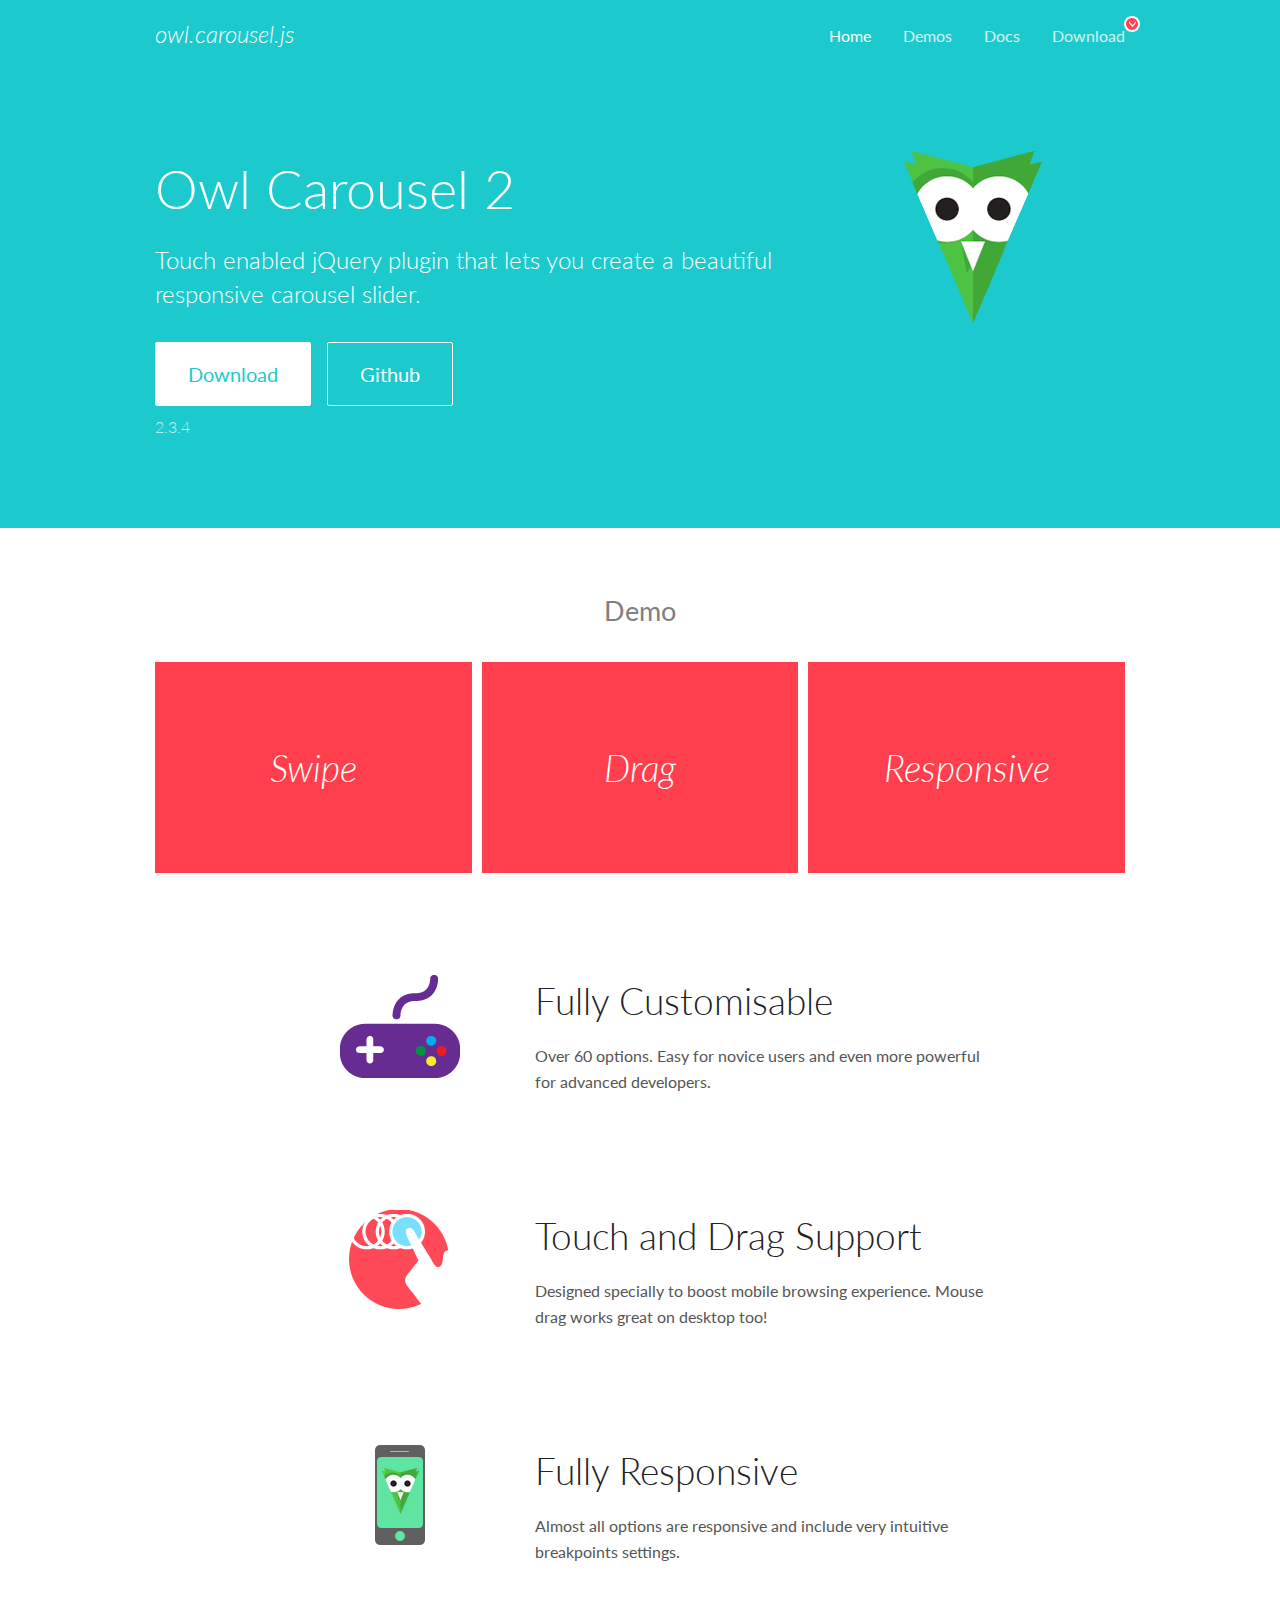
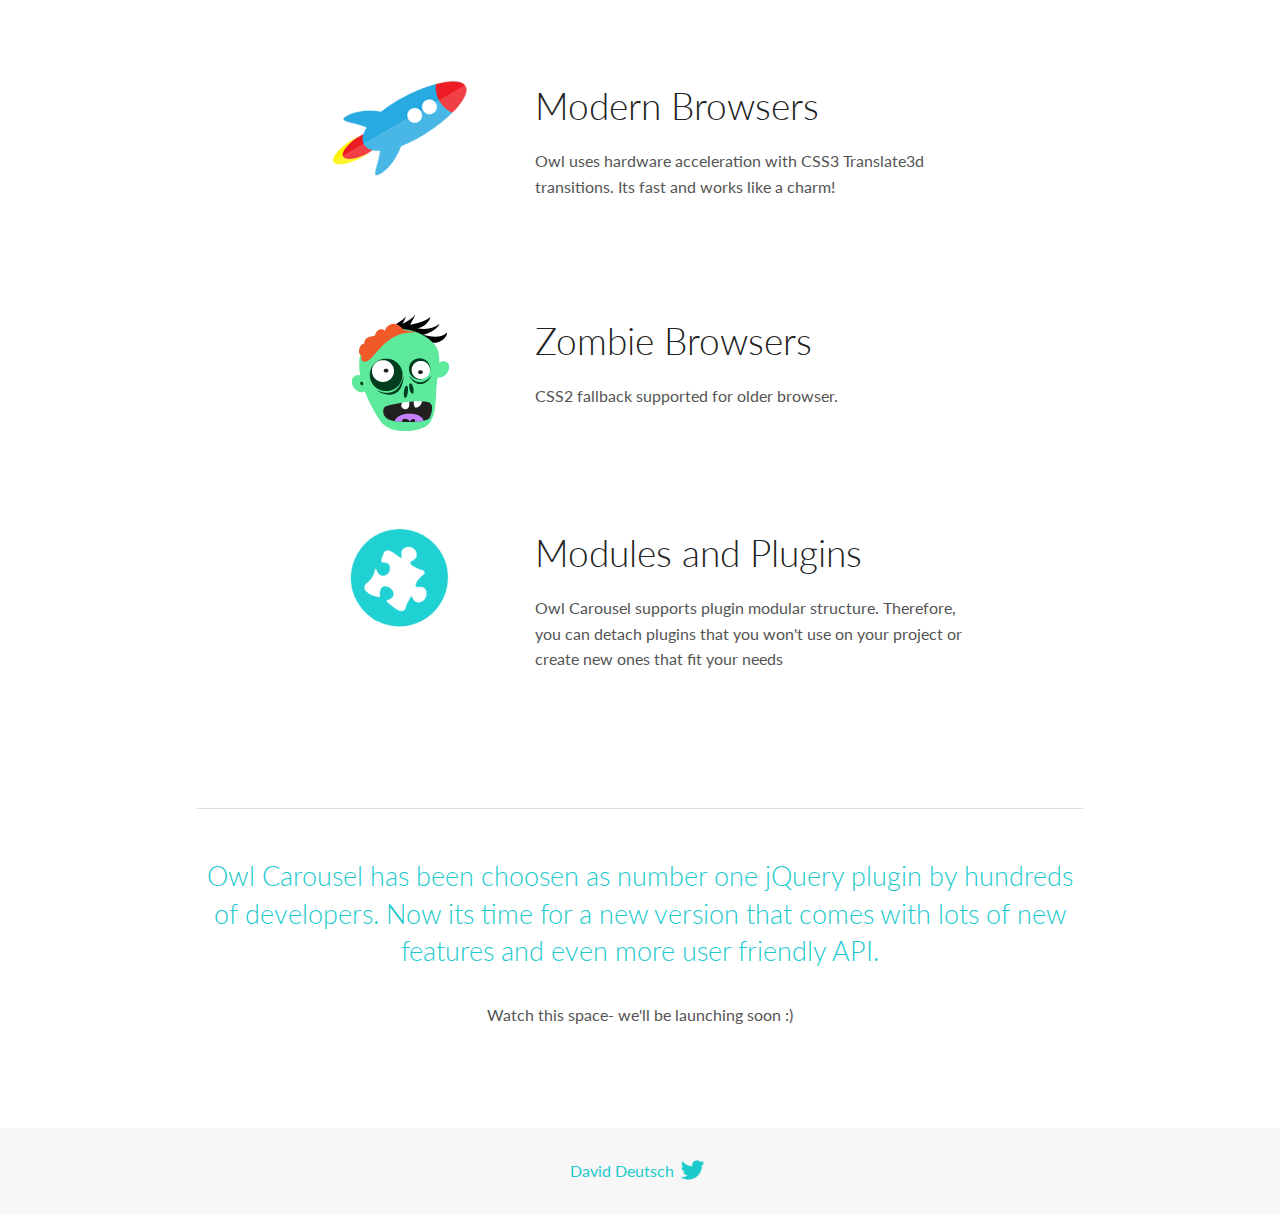
<file: library/OwlCarousel2-2.3.4/docs/index.html>
<!DOCTYPE html>
<html lang="en">
  <head>

    <!-- head -->
    <meta charset="utf-8">
    <meta name="msapplication-tap-highlight" content="no" />
    <meta name="viewport" content="width=device-width, initial-scale=1.0" />
    <meta name="description" content="Touch enabled jQuery plugin that lets you create beautiful responsive carousel slider.">
    <meta name="author" content="David Deutsch">
    <title>
      Home | Owl Carousel | 2.3.4
    </title>

    <!-- Stylesheets -->
    <link href='https://fonts.googleapis.com/css?family=Lato:300,400,700,400italic,300italic' rel='stylesheet' type='text/css'>
    <link rel="stylesheet" href="assets/css/docs.theme.min.css">

    <!-- Owl Stylesheets -->
    <link rel="stylesheet" href="assets/owlcarousel/assets/owl.carousel.min.css">
    <link rel="stylesheet" href="assets/owlcarousel/assets/owl.theme.default.min.css">

    <!-- HTML5 shim and Respond.js IE8 support of HTML5 elements and media queries -->

    <!--[if lt IE 9]>
      <script src="https://oss.maxcdn.com/libs/html5shiv/3.7.0/html5shiv.js"></script>
      <script src="https://oss.maxcdn.com/libs/respond.js/1.3.0/respond.min.js"></script>
    <![endif]-->

    <!-- Favicons -->
    <link rel="apple-touch-icon-precomposed" sizes="144x144" href="assets/ico/apple-touch-icon-144-precomposed.png">
    <link rel="shortcut icon" href="assets/ico/favicon.png">
    <link rel="shortcut icon" href="favicon.ico">

    <!-- Yeah i know js should not be in header. Its required for demos.-->

    <!-- javascript -->
    <script src="assets/vendors/jquery.min.js"></script>
    <script src="assets/owlcarousel/owl.carousel.js"></script>
  </head>
  <body>

    <!-- header -->
    <header class="header">
      <div class="row">
        <div class="large-12 columns">
          <div class="brand left">
            <h3>
              <a href="/OwlCarousel2/">owl.carousel.js</a> 
            </h3>
          </div>
          <a id="toggle-nav" class="right">
            <span></span> <span></span> <span></span> 
          </a> 
          <div class="nav-bar">
            <ul class="clearfix">
              <li class="active">
                <a href="/OwlCarousel2/index.html">Home</a> 
              </li>
              <li> <a href="/OwlCarousel2/demos/demos.html">Demos</a>  </li>
              <li> <a href="/OwlCarousel2/docs/started-welcome.html">Docs</a>  </li>
              <li>
                <a href="https://github.com/OwlCarousel2/OwlCarousel2/archive/2.3.4.zip">Download</a> 
                <span class="download"></span> 
              </li>
            </ul>
          </div>
        </div>
      </div>
    </header>

    <!-- home panel -->
    <section id="hero">
      <div class="row">
        <div class="large-8 medium-8 columns">
          <h1>Owl Carousel 2</h1>
          <h4>Touch enabled jQuery plugin that lets you create a beautiful responsive carousel slider.</h4>
          <a href="https://github.com/OwlCarousel2/OwlCarousel2/archive/2.3.4.zip" class="hero-button">Download</a> 
          <a href="https://github.com/OwlCarousel2/OwlCarousel2" class="hero-button outline">Github</a> 
          <p>2.3.4</p>
        </div>
        <div class="large-4 medium-4 columns">
          <img class="owl-logo" src="assets/img/owl-logo.png" alt="mr. Owl">
        </div>
      </div>
    </section>

    <!-- body -->
    <div class="home-demo">
      <div class="row">
        <div class="large-12 columns">
          <h3>Demo</h3>
          <div class="owl-carousel">
            <div class="item">
              <h2>Swipe</h2>
            </div>
            <div class="item">
              <h2>Drag</h2>
            </div>
            <div class="item">
              <h2>Responsive</h2>
            </div>
            <div class="item">
              <h2>CSS3</h2>
            </div>
            <div class="item">
              <h2>Fast</h2>
            </div>
            <div class="item">
              <h2>Easy</h2>
            </div>
            <div class="item">
              <h2>Free</h2>
            </div>
            <div class="item">
              <h2>Upgradable</h2>
            </div>
            <div class="item">
              <h2>Tons of options</h2>
            </div>
            <div class="item">
              <h2>Infinity</h2>
            </div>
            <div class="item">
              <h2>Auto Width</h2>
            </div>
          </div>
        </div>
      </div>
    </div>
    <script>
      var owl = $('.owl-carousel');
      owl.owlCarousel({
        margin: 10,
        loop: true,
        responsive: {
          0: {
            items: 1
          },
          600: {
            items: 2
          },
          1000: {
            items: 3
          }
        }
      })
    </script>

    <!-- features -->
    <div id="features">
      <div class="row">
        <div class="small-12 medium-9 small-centered columns">
          <section class="row feature">
            <div class="medium-4 small-12 columns">
              <img src="assets/img/feature-options.png" alt="">
            </div>
            <div class="medium-8 small-12 columns">
              <h2>Fully Customisable</h2>
              <p>Over 60 options. Easy for novice users and even more powerful for advanced developers.</p>
            </div>
          </section>
          <section class="row feature">
            <div class="medium-4 small-12 columns">
              <img src="assets/img/feature-drag.png" alt="">
            </div>
            <div class="medium-8 small-12 columns">
              <h2>Touch and Drag Support</h2>
              <p>Designed specially to boost mobile browsing experience. Mouse drag works great on desktop too!</p>
            </div>
          </section>
          <section class="row feature">
            <div class="medium-4 small-12 columns">
              <img src="assets/img/feature-responsive.png" alt="">
            </div>
            <div class="medium-8 small-12 columns">
              <h2>Fully Responsive</h2>
              <p>Almost all options are responsive and include very intuitive breakpoints settings.</p>
            </div>
          </section>
          <section class="row feature">
            <div class="medium-4 small-12 columns">
              <img src="assets/img/feature-modern.png" alt="">
            </div>
            <div class="medium-8 small-12 columns">
              <h2>Modern Browsers</h2>
              <p>Owl uses hardware acceleration with CSS3 Translate3d transitions. Its fast and works like a charm! </p>
            </div>
          </section>
          <section class="row feature">
            <div class="medium-4 small-12 columns">
              <img src="assets/img/feature-zombie.png" alt="">
            </div>
            <div class="medium-8 small-12 columns">
              <h2>Zombie Browsers</h2>
              <p>CSS2 fallback supported for older browser.</p>
            </div>
          </section>
          <section class="row feature">
            <div class="medium-4 small-12 columns">
              <img src="assets/img/feature-module.png" alt="">
            </div>
            <div class="medium-8 small-12 columns">
              <h2>Modules and Plugins</h2>
              <p>Owl Carousel supports plugin modular structure. Therefore, you can detach plugins that you won&#x27;t use on your project or create new ones that fit your needs</p>
            </div>
          </section>
        </div>
      </div>
    </div>

    <!-- footer -->
    <section id="teaser-text">
      <div class="row">
        <div class="small-12 medium-11 small-centered columns">
          <hr>
          <h3 id="owl-carousel-has-been-choosen-as-number-one-jquery-plugin-by-hundreds-of-developers-now-its-time-for-a-new-version-that-comes-with-lots-of-new-features-and-even-more-user-friendly-api-">Owl Carousel has been choosen as number one jQuery plugin by hundreds of developers. Now its time for a new version that comes with lots of new features and even more user friendly API.</h3>
          <p>Watch this space- we&#39;ll be launching soon :)</p>
        </div>
      </div>
    </section>

    <!-- footer -->
    <footer class="footer">
      <div class="row">
        <div class="large-12 columns">
          <h5>
            <a href="/OwlCarousel2/docs/support-contact.html">David Deutsch</a> 
            <a id="custom-tweet-button" href="https://twitter.com/share?url=https://github.com/OwlCarousel2/OwlCarousel2&text=Owl Carousel - This is so awesome! " target="_blank"></a> 
          </h5>
        </div>
      </div>
    </footer>

    <!-- vendors -->
    <script src="assets/vendors/highlight.js"></script>
    <script src="assets/js/app.js"></script>
  </body>
</html>
</file>
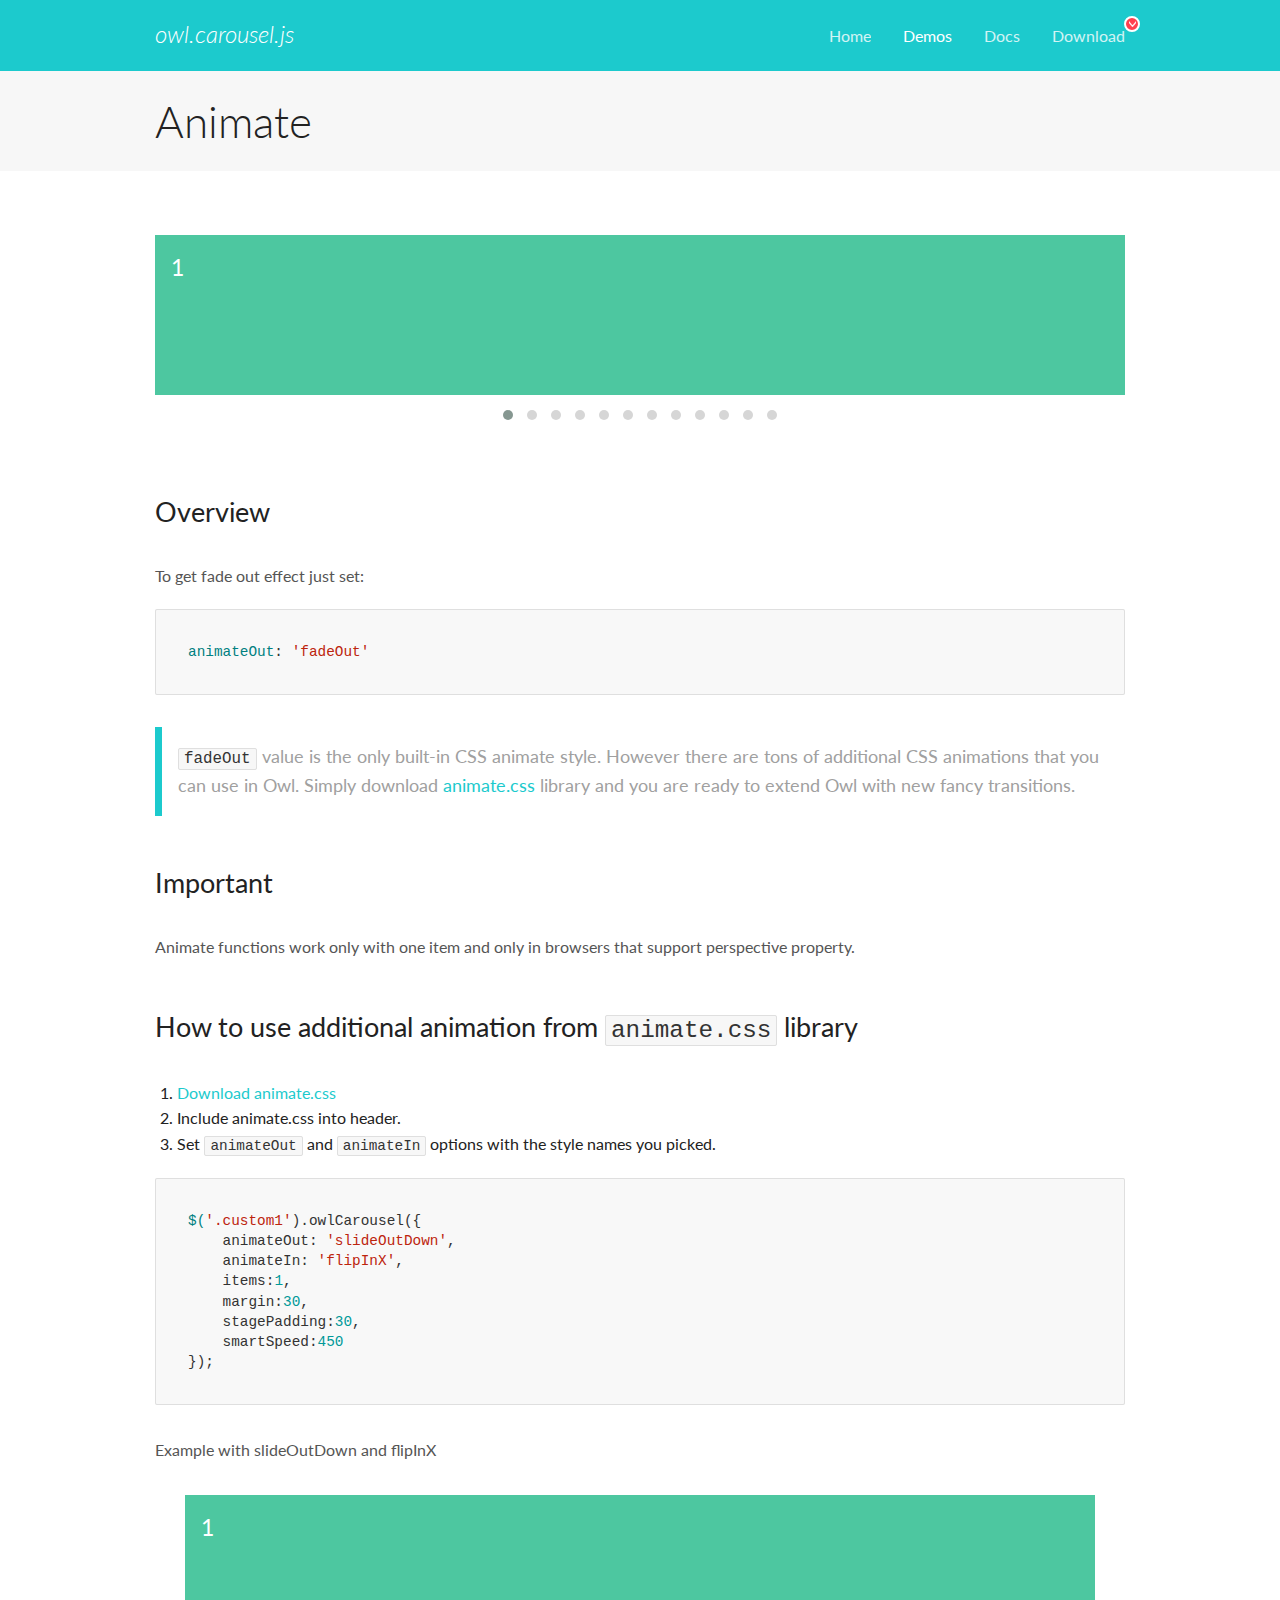
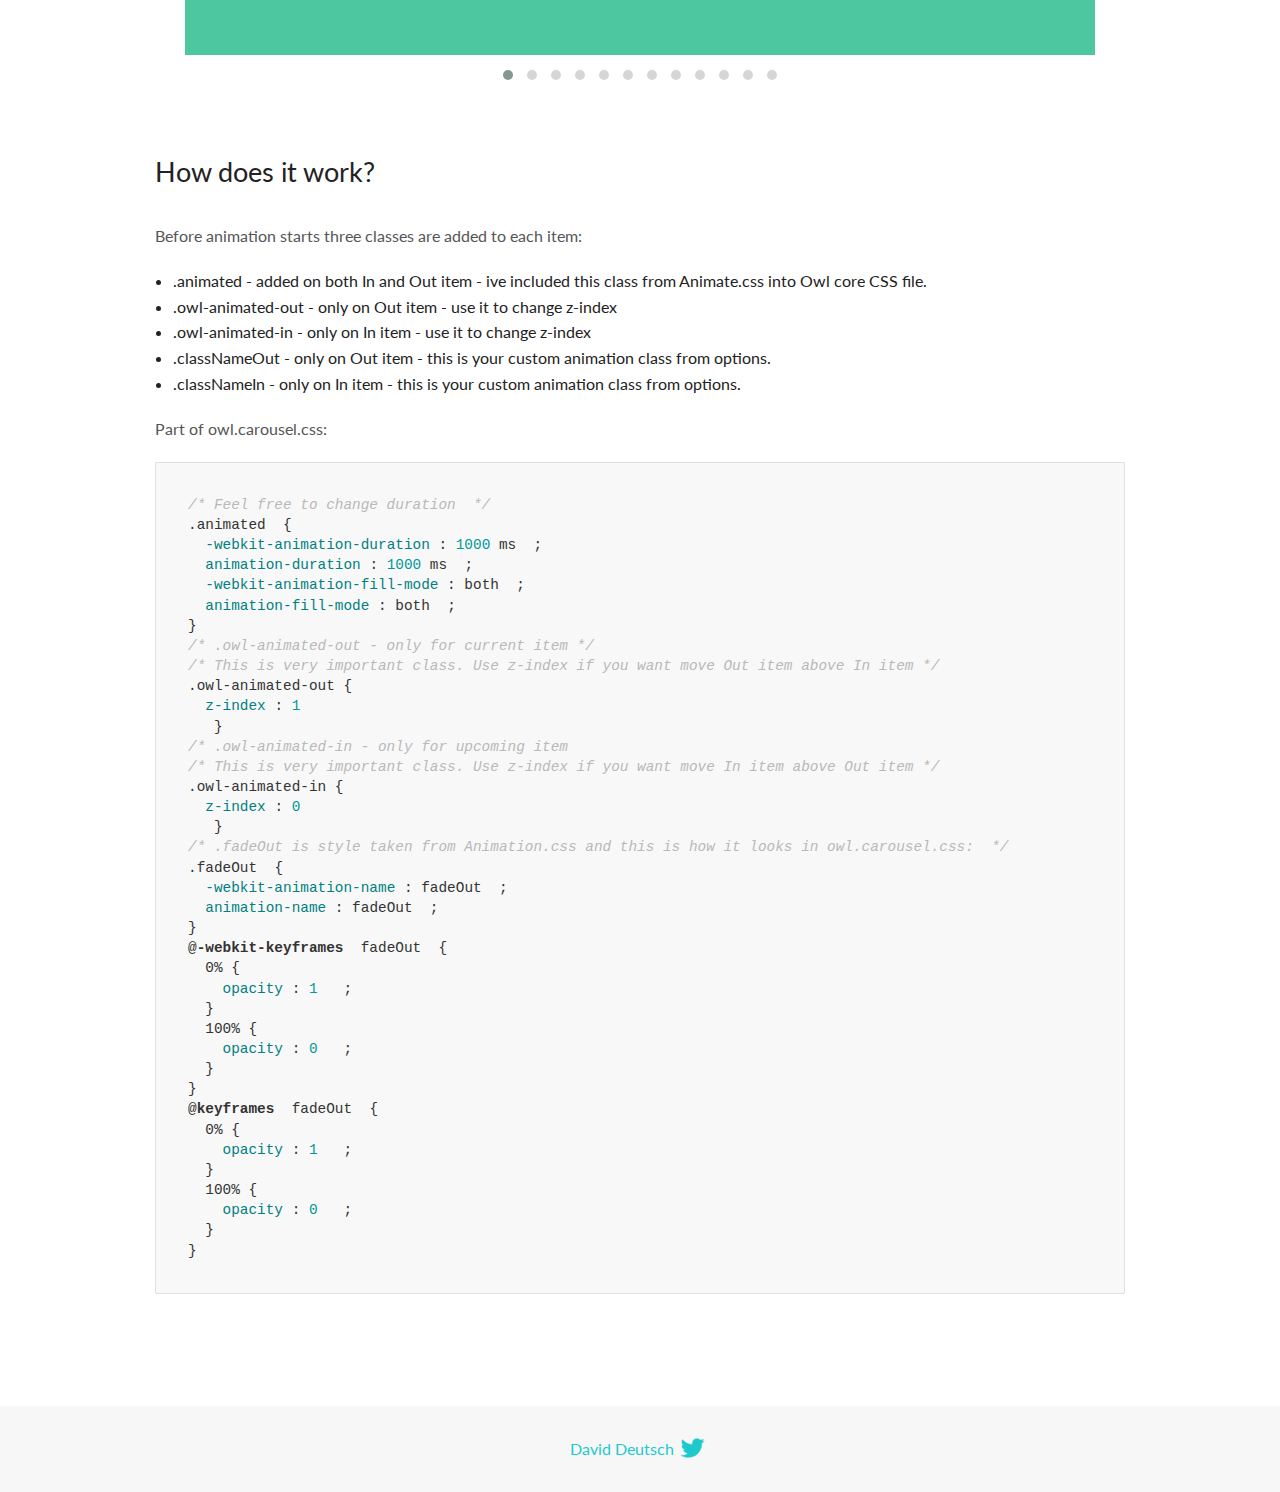
<file: library/OwlCarousel2-2.3.4/docs/demos/animate.html>
<!DOCTYPE html>
<html lang="en">
  <head>

    <!-- head -->
    <meta charset="utf-8">
    <meta name="msapplication-tap-highlight" content="no" />
    <meta name="viewport" content="width=device-width, initial-scale=1.0" />
    <meta name="description" content="Animate carousel">
    <meta name="author" content="David Deutsch">
    <title>
      Animate Demo | Owl Carousel | 2.3.4
    </title>

    <!-- Stylesheets -->
    <link href='https://fonts.googleapis.com/css?family=Lato:300,400,700,400italic,300italic' rel='stylesheet' type='text/css'>
    <link rel="stylesheet" href="../assets/css/docs.theme.min.css">

    <!-- Owl Stylesheets -->
    <link rel="stylesheet" href="../assets/owlcarousel/assets/owl.carousel.min.css">
    <link rel="stylesheet" href="../assets/owlcarousel/assets/owl.theme.default.min.css">

    <!-- HTML5 shim and Respond.js IE8 support of HTML5 elements and media queries -->

    <!--[if lt IE 9]>
      <script src="https://oss.maxcdn.com/libs/html5shiv/3.7.0/html5shiv.js"></script>
      <script src="https://oss.maxcdn.com/libs/respond.js/1.3.0/respond.min.js"></script>
    <![endif]-->

    <!-- Favicons -->
    <link rel="apple-touch-icon-precomposed" sizes="144x144" href="../assets/ico/apple-touch-icon-144-precomposed.png">
    <link rel="shortcut icon" href="../assets/ico/favicon.png">
    <link rel="shortcut icon" href="favicon.ico">

    <!-- Yeah i know js should not be in header. Its required for demos.-->

    <!-- javascript -->
    <script src="../assets/vendors/jquery.min.js"></script>
    <script src="../assets/owlcarousel/owl.carousel.js"></script>
  </head>
  <body>

    <!-- header -->
    <header class="header">
      <div class="row">
        <div class="large-12 columns">
          <div class="brand left">
            <h3>
              <a href="/OwlCarousel2/">owl.carousel.js</a> 
            </h3>
          </div>
          <a id="toggle-nav" class="right">
            <span></span> <span></span> <span></span> 
          </a> 
          <div class="nav-bar">
            <ul class="clearfix">
              <li> <a href="/OwlCarousel2/index.html">Home</a>  </li>
              <li class="active">
                <a href="/OwlCarousel2/demos/demos.html">Demos</a> 
              </li>
              <li> <a href="/OwlCarousel2/docs/started-welcome.html">Docs</a>  </li>
              <li>
                <a href="https://github.com/OwlCarousel2/OwlCarousel2/archive/2.3.4.zip">Download</a> 
                <span class="download"></span> 
              </li>
            </ul>
          </div>
        </div>
      </div>
    </header>

    <!-- title -->
    <section class="title">
      <div class="row">
        <div class="large-12 columns">
          <h1>Animate</h1>
        </div>
      </div>
    </section>

    <!--  Demos -->
    <section id="demos">
      <div class="row">
        <div class="large-12 columns">
          <div class="fadeOut owl-carousel owl-theme">
            <div class="item">
              <h4>1</h4>
            </div>
            <div class="item">
              <h4>2</h4>
            </div>
            <div class="item">
              <h4>3</h4>
            </div>
            <div class="item">
              <h4>4</h4>
            </div>
            <div class="item">
              <h4>5</h4>
            </div>
            <div class="item">
              <h4>6</h4>
            </div>
            <div class="item">
              <h4>7</h4>
            </div>
            <div class="item">
              <h4>8</h4>
            </div>
            <div class="item">
              <h4>9</h4>
            </div>
            <div class="item">
              <h4>10</h4>
            </div>
            <div class="item">
              <h4>11</h4>
            </div>
            <div class="item">
              <h4>12</h4>
            </div>
          </div>
          <h3 id="overview">Overview</h3>
          <p>To get fade out effect just set:</p>
          <pre><code>animateOut: &#39;fadeOut&#39;</code></pre>
          <blockquote>
            <p><code>fadeOut</code> value is the only built-in CSS animate style. However there are tons of additional CSS animations that you can use in Owl. Simply download
              <a href="https://daneden.github.io/animate.css/">animate.css</a>  library and you are ready to extend Owl with new fancy transitions.</p>
          </blockquote>
          <h3 id="important">Important</h3>
          <p>Animate functions work only with one item and only in browsers that support perspective property.</p>
          <h3 id="how-to-use-additional-animation-from-animate-css-library">How to use additional animation from <code>animate.css</code> library</h3>
          <ol>
            <li> <a href="https://daneden.github.io/animate.css/">Download animate.css</a>  </li>
            <li>Include animate.css into header.</li>
            <li>Set <code>animateOut</code> and <code>animateIn</code> options with the style names you picked.</li>
          </ol>
          <pre><code>$(&#39;.custom1&#39;).owlCarousel({
    animateOut: &#39;slideOutDown&#39;,
    animateIn: &#39;flipInX&#39;,
    items:1,
    margin:30,
    stagePadding:30,
    smartSpeed:450
});</code></pre>
          <p>Example with slideOutDown and flipInX</p>
          <div class="custom1 owl-carousel owl-theme">
            <div class="item">
              <h4>1</h4>
            </div>
            <div class="item">
              <h4>2</h4>
            </div>
            <div class="item">
              <h4>3</h4>
            </div>
            <div class="item">
              <h4>4</h4>
            </div>
            <div class="item">
              <h4>5</h4>
            </div>
            <div class="item">
              <h4>6</h4>
            </div>
            <div class="item">
              <h4>7</h4>
            </div>
            <div class="item">
              <h4>8</h4>
            </div>
            <div class="item">
              <h4>9</h4>
            </div>
            <div class="item">
              <h4>10</h4>
            </div>
            <div class="item">
              <h4>11</h4>
            </div>
            <div class="item">
              <h4>12</h4>
            </div>
          </div>
          <h3 id="how-does-it-work-">How does it work?</h3>
          <p>Before animation starts three classes are added to each item:</p>
          <ul>
            <li>.animated - added on both In and Out item - ive included this class from Animate.css into Owl core CSS file.</li>
            <li>.owl-animated-out - only on Out item - use it to change z-index</li>
            <li>.owl-animated-in - only on In item - use it to change z-index</li>
            <li>.classNameOut - only on Out item - this is your custom animation class from options.</li>
            <li>.classNameIn - only on In item - this is your custom animation class from options.</li>
          </ul>
          <p>Part of owl.carousel.css:</p>
          <pre><code class="language-css"><span class="comment">/* Feel free to change duration  */</span> 
<span class="class">.animated</span>  <span class="rules">{
  <span class="rule"><span class="attribute">-webkit-animation-duration</span> :<span class="value"> <span class="number">1000</span> ms</span> </span> ;
  <span class="rule"><span class="attribute">animation-duration</span> :<span class="value"> <span class="number">1000</span> ms</span> </span> ;
  <span class="rule"><span class="attribute">-webkit-animation-fill-mode</span> :<span class="value"> both</span> </span> ;
  <span class="rule"><span class="attribute">animation-fill-mode</span> :<span class="value"> both</span> </span> ;
<span class="rule">}</span> </span> 
<span class="comment">/* .owl-animated-out - only for current item */</span> 
<span class="comment">/* This is very important class. Use z-index if you want move Out item above In item */</span> 
<span class="class">.owl-animated-out</span> <span class="rules">{
  <span class="rule"><span class="attribute">z-index</span> :<span class="value"> <span class="number">1</span> 
</span> </span> </span> }
<span class="comment">/* .owl-animated-in - only for upcoming item
/* This is very important class. Use z-index if you want move In item above Out item */</span> 
<span class="class">.owl-animated-in</span> <span class="rules">{
  <span class="rule"><span class="attribute">z-index</span> :<span class="value"> <span class="number">0</span> 
</span> </span> </span> }
<span class="comment">/* .fadeOut is style taken from Animation.css and this is how it looks in owl.carousel.css:  */</span> 
<span class="class">.fadeOut</span>  <span class="rules">{
  <span class="rule"><span class="attribute">-webkit-animation-name</span> :<span class="value"> fadeOut</span> </span> ;
  <span class="rule"><span class="attribute">animation-name</span> :<span class="value"> fadeOut</span> </span> ;
<span class="rule">}</span> </span> 
<span class="at_rule">@<span class="keyword">-webkit-keyframes</span>  fadeOut </span> {
  0% <span class="rules">{
    <span class="rule"><span class="attribute">opacity</span> :<span class="value"> <span class="number">1</span> </span> </span> ;
  <span class="rule">}</span> </span> 
  100% <span class="rules">{
    <span class="rule"><span class="attribute">opacity</span> :<span class="value"> <span class="number">0</span> </span> </span> ;
  <span class="rule">}</span> </span> 
}
<span class="at_rule">@<span class="keyword">keyframes</span>  fadeOut </span> {
  0% <span class="rules">{
    <span class="rule"><span class="attribute">opacity</span> :<span class="value"> <span class="number">1</span> </span> </span> ;
  <span class="rule">}</span> </span> 
  100% <span class="rules">{
    <span class="rule"><span class="attribute">opacity</span> :<span class="value"> <span class="number">0</span> </span> </span> ;
  <span class="rule">}</span> </span> 
}</code></pre>
          <link rel="stylesheet" href="../assets/css/animate.css">
          <script>
            jQuery(document).ready(function($) {
              $('.fadeOut').owlCarousel({
                items: 1,
                animateOut: 'fadeOut',
                loop: true,
                margin: 10,
              });
              $('.custom1').owlCarousel({
                animateOut: 'slideOutDown',
                animateIn: 'flipInX',
                items: 1,
                margin: 30,
                stagePadding: 30,
                smartSpeed: 450
              });
            });
          </script>
        </div>
      </div>
    </section>

    <!-- footer -->
    <footer class="footer">
      <div class="row">
        <div class="large-12 columns">
          <h5>
            <a href="/OwlCarousel2/docs/support-contact.html">David Deutsch</a> 
            <a id="custom-tweet-button" href="https://twitter.com/share?url=https://github.com/OwlCarousel2/OwlCarousel2&text=Owl Carousel - This is so awesome! " target="_blank"></a> 
          </h5>
        </div>
      </div>
    </footer>

    <!-- vendors -->
    <script src="../assets/vendors/highlight.js"></script>
    <script src="../assets/js/app.js"></script>
  </body>
</html>
</file>
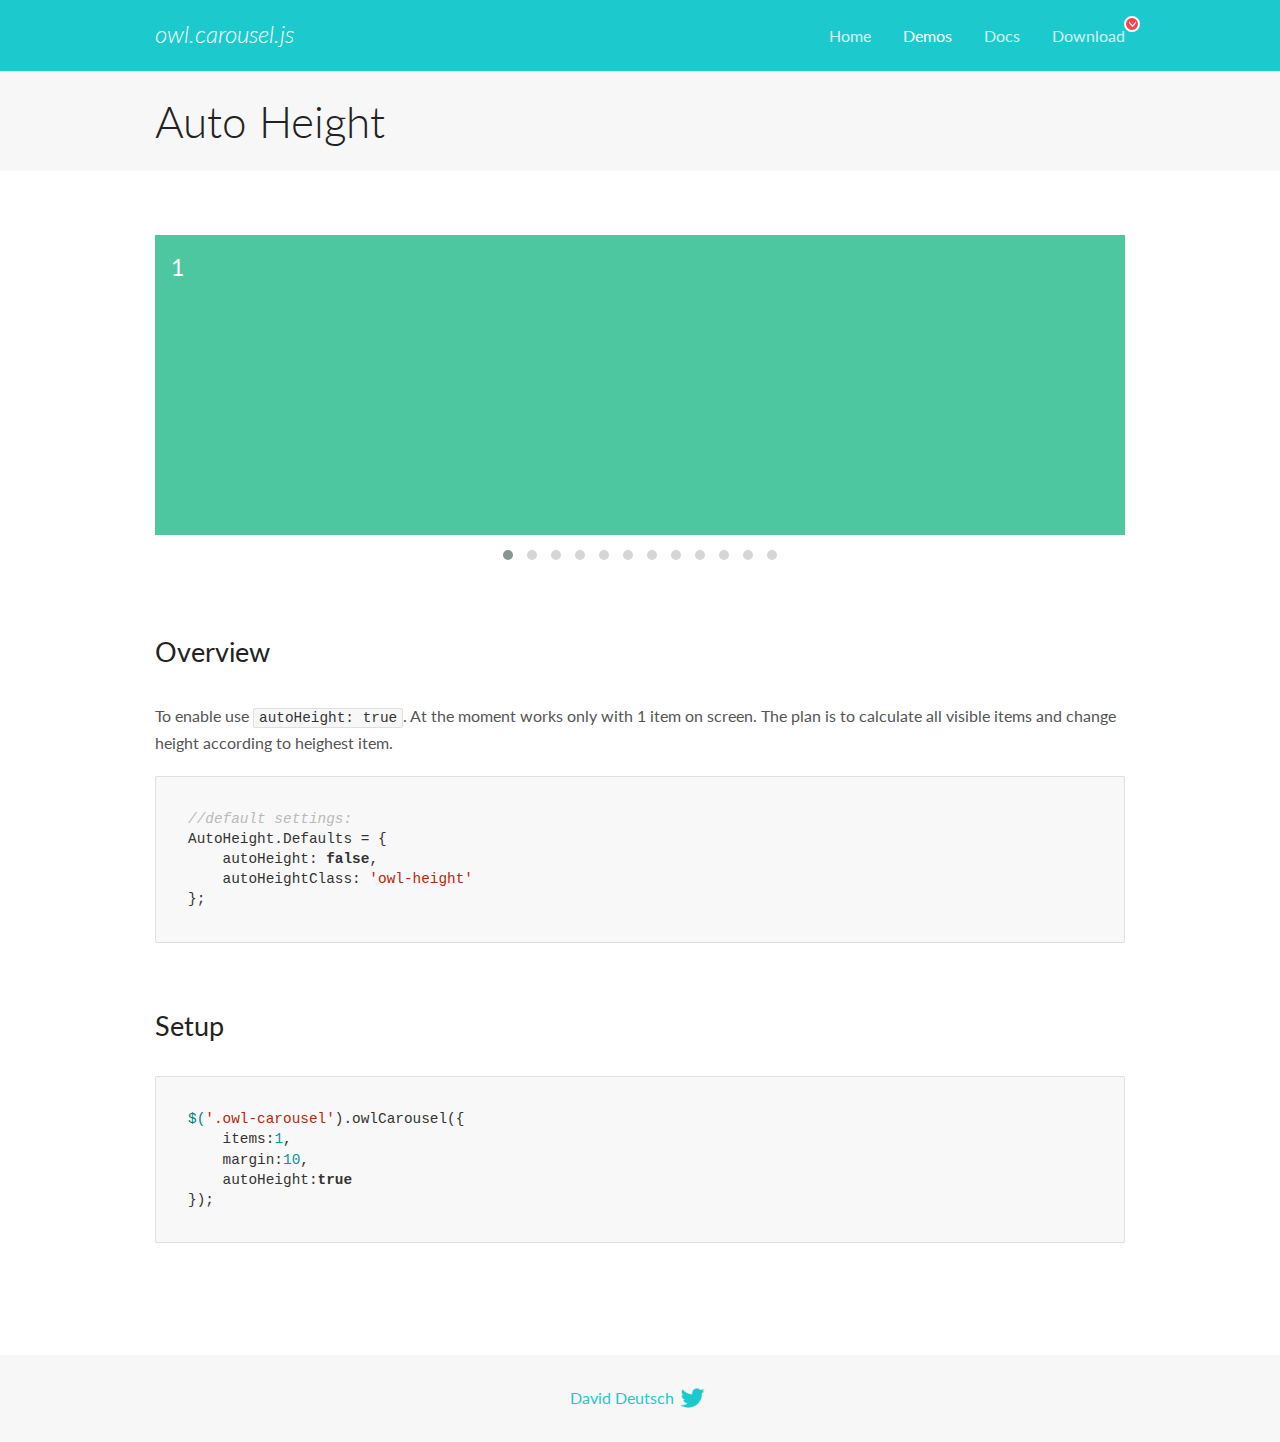
<file: library/OwlCarousel2-2.3.4/docs/demos/autoheight.html>
<!DOCTYPE html>
<html lang="en">
  <head>

    <!-- head -->
    <meta charset="utf-8">
    <meta name="msapplication-tap-highlight" content="no" />
    <meta name="viewport" content="width=device-width, initial-scale=1.0" />
    <meta name="description" content="autoHeight usage demo">
    <meta name="author" content="David Deutsch">
    <title>
      Auto Height Demo | Owl Carousel | 2.3.4
    </title>

    <!-- Stylesheets -->
    <link href='https://fonts.googleapis.com/css?family=Lato:300,400,700,400italic,300italic' rel='stylesheet' type='text/css'>
    <link rel="stylesheet" href="../assets/css/docs.theme.min.css">

    <!-- Owl Stylesheets -->
    <link rel="stylesheet" href="../assets/owlcarousel/assets/owl.carousel.min.css">
    <link rel="stylesheet" href="../assets/owlcarousel/assets/owl.theme.default.min.css">

    <!-- HTML5 shim and Respond.js IE8 support of HTML5 elements and media queries -->

    <!--[if lt IE 9]>
      <script src="https://oss.maxcdn.com/libs/html5shiv/3.7.0/html5shiv.js"></script>
      <script src="https://oss.maxcdn.com/libs/respond.js/1.3.0/respond.min.js"></script>
    <![endif]-->

    <!-- Favicons -->
    <link rel="apple-touch-icon-precomposed" sizes="144x144" href="../assets/ico/apple-touch-icon-144-precomposed.png">
    <link rel="shortcut icon" href="../assets/ico/favicon.png">
    <link rel="shortcut icon" href="favicon.ico">

    <!-- Yeah i know js should not be in header. Its required for demos.-->

    <!-- javascript -->
    <script src="../assets/vendors/jquery.min.js"></script>
    <script src="../assets/owlcarousel/owl.carousel.js"></script>
  </head>
  <body>

    <!-- header -->
    <header class="header">
      <div class="row">
        <div class="large-12 columns">
          <div class="brand left">
            <h3>
              <a href="/OwlCarousel2/">owl.carousel.js</a> 
            </h3>
          </div>
          <a id="toggle-nav" class="right">
            <span></span> <span></span> <span></span> 
          </a> 
          <div class="nav-bar">
            <ul class="clearfix">
              <li> <a href="/OwlCarousel2/index.html">Home</a>  </li>
              <li class="active">
                <a href="/OwlCarousel2/demos/demos.html">Demos</a> 
              </li>
              <li> <a href="/OwlCarousel2/docs/started-welcome.html">Docs</a>  </li>
              <li>
                <a href="https://github.com/OwlCarousel2/OwlCarousel2/archive/2.3.4.zip">Download</a> 
                <span class="download"></span> 
              </li>
            </ul>
          </div>
        </div>
      </div>
    </header>

    <!-- title -->
    <section class="title">
      <div class="row">
        <div class="large-12 columns">
          <h1>Auto Height</h1>
        </div>
      </div>
    </section>

    <!--  Demos -->
    <section id="demos">
      <div class="row">
        <div class="large-12 columns">
          <div class="owl-carousel owl-theme">
            <div class="item" style="height:300px">
              <h4>1</h4>
            </div>
            <div class="item" style="height:100px">
              <h4>2</h4>
            </div>
            <div class="item" style="height:500px">
              <h4>3</h4>
            </div>
            <div class="item" style="height:250px">
              <h4>4</h4>
            </div>
            <div class="item" style="height:400px">
              <h4>5</h4>
            </div>
            <div class="item" style="height:500px">
              <h4>6</h4>
            </div>
            <div class="item" style="height:600px">
              <h4>7</h4>
            </div>
            <div class="item" style="height:400px">
              <h4>8</h4>
            </div>
            <div class="item" style="height:300px">
              <h4>9</h4>
            </div>
            <div class="item" style="height:350px">
              <h4>10</h4>
            </div>
            <div class="item" style="height:200px">
              <h4>11</h4>
            </div>
            <div class="item" style="height:150px">
              <h4>12</h4>
            </div>
          </div>
          <h3 id="overview">Overview</h3>
          <p>To enable use <code>autoHeight: true</code>. At the moment works only with 1 item on screen. The plan is to calculate all visible items and change height according to heighest item.</p>
          <pre><code>//default settings:
AutoHeight.Defaults = {
    autoHeight: false,
    autoHeightClass: &#39;owl-height&#39;
};</code></pre>
          <h3 id="setup">Setup</h3>
          <pre><code>$(&#39;.owl-carousel&#39;).owlCarousel({
    items:1,
    margin:10,
    autoHeight:true
});</code></pre>
          <script>
            $(document).ready(function() {
              $('.owl-carousel').owlCarousel({
                items: 1,
                margin: 10,
                autoHeight: true
              });
            })
          </script>
        </div>
      </div>
    </section>

    <!-- footer -->
    <footer class="footer">
      <div class="row">
        <div class="large-12 columns">
          <h5>
            <a href="/OwlCarousel2/docs/support-contact.html">David Deutsch</a> 
            <a id="custom-tweet-button" href="https://twitter.com/share?url=https://github.com/OwlCarousel2/OwlCarousel2&text=Owl Carousel - This is so awesome! " target="_blank"></a> 
          </h5>
        </div>
      </div>
    </footer>

    <!-- vendors -->
    <script src="../assets/vendors/highlight.js"></script>
    <script src="../assets/js/app.js"></script>
  </body>
</html>
</file>
